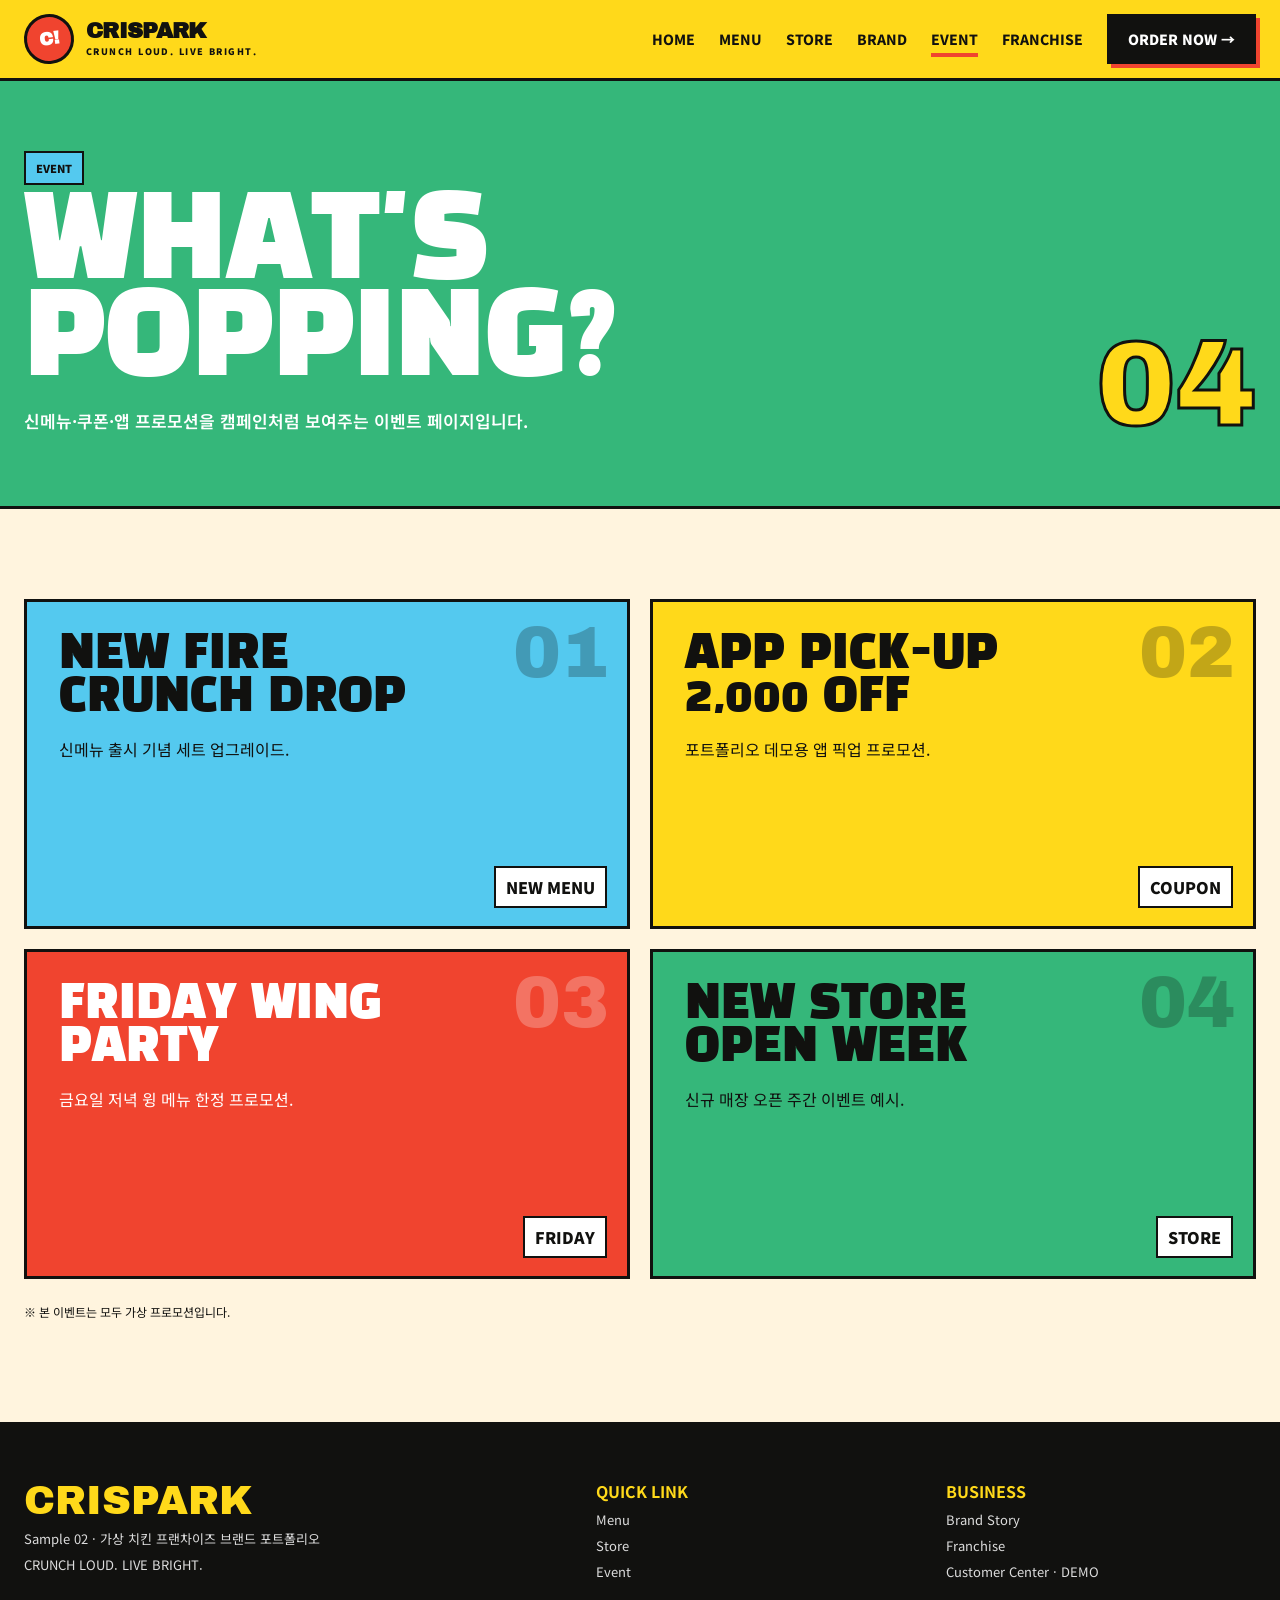
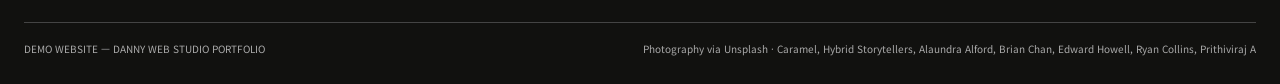
<file: events.html>
<!doctype html><html lang="ko"><head>
<meta charset="utf-8"><meta name="viewport" content="width=device-width,initial-scale=1">
<meta name="description" content="Danny Web Studio Sample 02 - 가상 프랜차이즈 브랜드 CRISPARK 반응형 홈페이지">
<title>CRISPARK Event | Sample 02</title><link rel="stylesheet" href="assets/style.css"></head><body>

<header class="site-header">
  <nav class="nav">
    <a href="index.html" class="brand">
      <span class="logo-badge">C!</span>
      <span class="brand-text">CRISPARK<small>CRUNCH LOUD. LIVE BRIGHT.</small></span>
    </a>
    <div class="nav-links"><a href="index.html" class="">HOME</a><a href="menu.html" class="">MENU</a><a href="stores.html" class="">STORE</a><a href="brand.html" class="">BRAND</a><a href="events.html" class="active">EVENT</a><a href="franchise.html" class="">FRANCHISE</a><a class="order-btn" href="menu.html">ORDER NOW →</a></div>
    <button class="mobile-toggle" aria-label="메뉴 열기"><span></span><span></span></button>
  </nav>
</header>

<main>
<section class="page-hero" style="background:#35b77a"><div class="inner"><div><span class="tag">EVENT</span><h1>WHAT'S<br>POPPING?</h1><p>신메뉴·쿠폰·앱 프로모션을 캠페인처럼 보여주는 이벤트 페이지입니다.</p></div><div class="page-number">04</div></div></section>
<section class="section">
 <div class="event-grid">
  <article class="event-card reveal"><div class="event-num">01</div><h3>NEW FIRE CRUNCH DROP</h3><p>신메뉴 출시 기념 세트 업그레이드.</p><span class="chip">NEW MENU</span></article>
  <article class="event-card reveal"><div class="event-num">02</div><h3>APP PICK-UP 2,000 OFF</h3><p>포트폴리오 데모용 앱 픽업 프로모션.</p><span class="chip">COUPON</span></article>
  <article class="event-card reveal"><div class="event-num">03</div><h3>FRIDAY WING PARTY</h3><p>금요일 저녁 윙 메뉴 한정 프로모션.</p><span class="chip">FRIDAY</span></article>
  <article class="event-card reveal"><div class="event-num">04</div><h3>NEW STORE OPEN WEEK</h3><p>신규 매장 오픈 주간 이벤트 예시.</p><span class="chip">STORE</span></article>
 </div>
 <p style="font-size:12px;margin-top:24px">※ 본 이벤트는 모두 가상 프로모션입니다.</p>
</section>
</main>

<footer class="site-footer">
  <div class="footer-grid">
    <div><div class="footer-logo">CRISPARK</div><p>Sample 02 · 가상 치킨 프랜차이즈 브랜드 포트폴리오</p><p>CRUNCH LOUD. LIVE BRIGHT.</p></div>
    <div><b>QUICK LINK</b><a href="menu.html">Menu</a><a href="stores.html">Store</a><a href="events.html">Event</a></div>
    <div><b>BUSINESS</b><a href="brand.html">Brand Story</a><a href="franchise.html">Franchise</a><p>Customer Center · DEMO</p></div>
  </div>
  <div class="footer-bottom">
    <span>DEMO WEBSITE — DANNY WEB STUDIO PORTFOLIO</span>
    <span>Photography via Unsplash · Caramel, Hybrid Storytellers, Alaundra Alford, Brian Chan, Edward Howell, Ryan Collins, Prithiviraj A</span>
  </div>
</footer>
<script src="assets/main.js"></script></body></html>
</file>
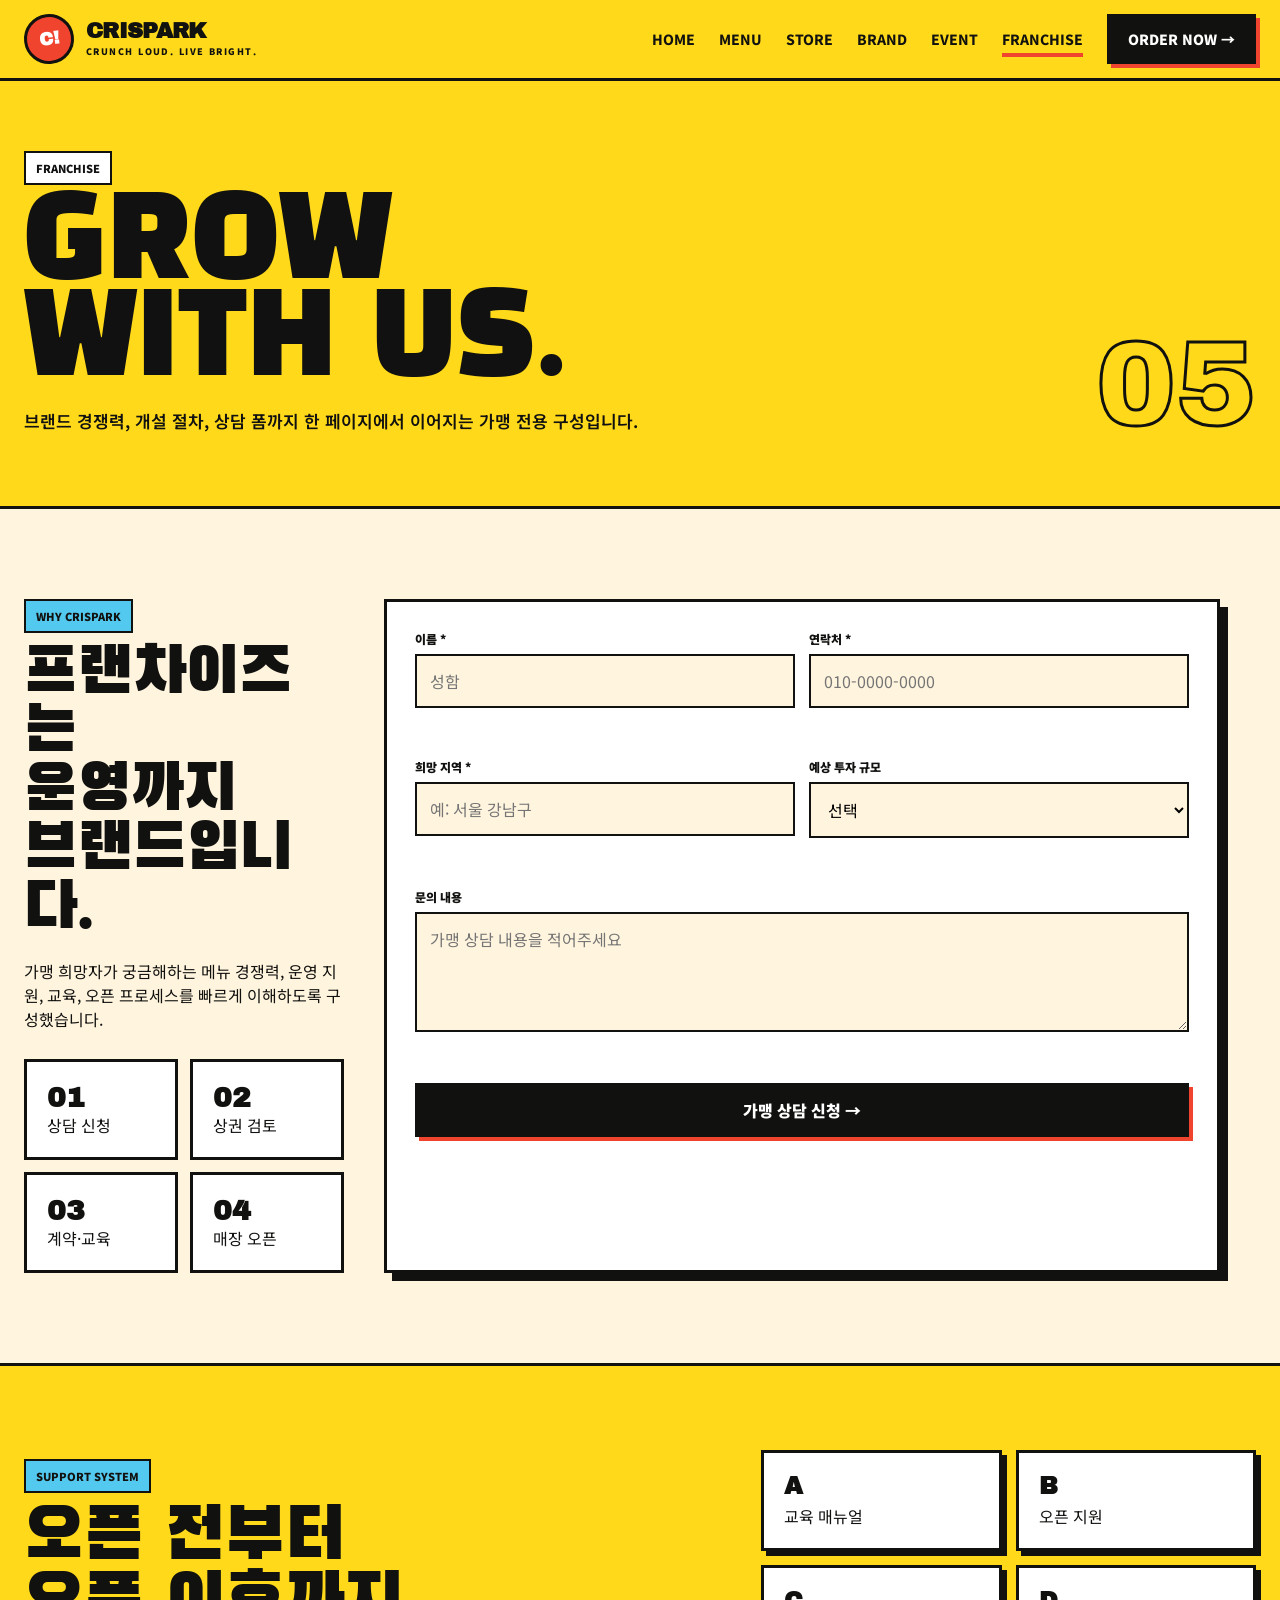
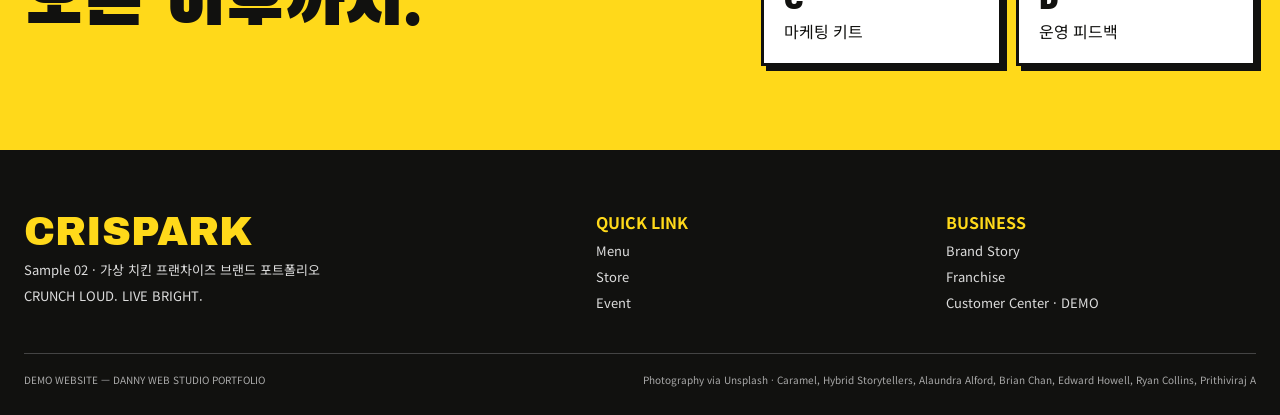
<file: franchise.html>
<!doctype html><html lang="ko"><head>
<meta charset="utf-8"><meta name="viewport" content="width=device-width,initial-scale=1">
<meta name="description" content="Danny Web Studio Sample 02 - 가상 프랜차이즈 브랜드 CRISPARK 반응형 홈페이지">
<title>CRISPARK Franchise | Sample 02</title><link rel="stylesheet" href="assets/style.css"></head><body>

<header class="site-header">
  <nav class="nav">
    <a href="index.html" class="brand">
      <span class="logo-badge">C!</span>
      <span class="brand-text">CRISPARK<small>CRUNCH LOUD. LIVE BRIGHT.</small></span>
    </a>
    <div class="nav-links"><a href="index.html" class="">HOME</a><a href="menu.html" class="">MENU</a><a href="stores.html" class="">STORE</a><a href="brand.html" class="">BRAND</a><a href="events.html" class="">EVENT</a><a href="franchise.html" class="active">FRANCHISE</a><a class="order-btn" href="menu.html">ORDER NOW →</a></div>
    <button class="mobile-toggle" aria-label="메뉴 열기"><span></span><span></span></button>
  </nav>
</header>

<main>
<section class="page-hero" style="background:#ffd91a"><div class="inner"><div style="color:#111"><span class="tag" style="background:#fff">FRANCHISE</span><h1 style="color:#111">GROW<br>WITH US.</h1><p style="color:#111">브랜드 경쟁력, 개설 절차, 상담 폼까지 한 페이지에서 이어지는 가맹 전용 구성입니다.</p></div><div class="page-number">05</div></div></section>
<section class="section">
 <div class="franchise-grid">
  <div class="franchise-copy reveal"><span class="tag">WHY CRISPARK</span><h2>프랜차이즈는<br>운영까지<br>브랜드입니다.</h2><p>가맹 희망자가 궁금해하는 메뉴 경쟁력, 운영 지원, 교육, 오픈 프로세스를 빠르게 이해하도록 구성했습니다.</p>
   <div class="steps">
    <div class="step"><strong>01</strong><br>상담 신청</div><div class="step"><strong>02</strong><br>상권 검토</div>
    <div class="step"><strong>03</strong><br>계약·교육</div><div class="step"><strong>04</strong><br>매장 오픈</div>
   </div>
  </div>
  <form data-demo-form class="reveal">
    <div class="field"><label>이름 *</label><input required placeholder="성함"></div>
    <div class="field"><label>연락처 *</label><input required placeholder="010-0000-0000"></div>
    <div class="field"><label>희망 지역 *</label><input required placeholder="예: 서울 강남구"></div>
    <div class="field"><label>예상 투자 규모</label><select><option>선택</option><option>5천만원 이하</option><option>5천만~1억원</option><option>1억원 이상</option></select></div>
    <div class="field full"><label>문의 내용</label><textarea placeholder="가맹 상담 내용을 적어주세요"></textarea></div>
    <div class="field full"><button class="btn" type="submit">가맹 상담 신청 →</button></div>
    <div class="form-status"></div>
  </form>
 </div>
</section>
<section class="franchise-banner"><div class="franchise-wrap"><div><span class="tag">SUPPORT SYSTEM</span><h2>오픈 전부터<br>오픈 이후까지.</h2></div><div class="franchise-points"><div class="franchise-point"><b>A</b>교육 매뉴얼</div><div class="franchise-point"><b>B</b>오픈 지원</div><div class="franchise-point"><b>C</b>마케팅 키트</div><div class="franchise-point"><b>D</b>운영 피드백</div></div></div></section>
</main>

<footer class="site-footer">
  <div class="footer-grid">
    <div><div class="footer-logo">CRISPARK</div><p>Sample 02 · 가상 치킨 프랜차이즈 브랜드 포트폴리오</p><p>CRUNCH LOUD. LIVE BRIGHT.</p></div>
    <div><b>QUICK LINK</b><a href="menu.html">Menu</a><a href="stores.html">Store</a><a href="events.html">Event</a></div>
    <div><b>BUSINESS</b><a href="brand.html">Brand Story</a><a href="franchise.html">Franchise</a><p>Customer Center · DEMO</p></div>
  </div>
  <div class="footer-bottom">
    <span>DEMO WEBSITE — DANNY WEB STUDIO PORTFOLIO</span>
    <span>Photography via Unsplash · Caramel, Hybrid Storytellers, Alaundra Alford, Brian Chan, Edward Howell, Ryan Collins, Prithiviraj A</span>
  </div>
</footer>
<script src="assets/main.js"></script></body></html>
</file>
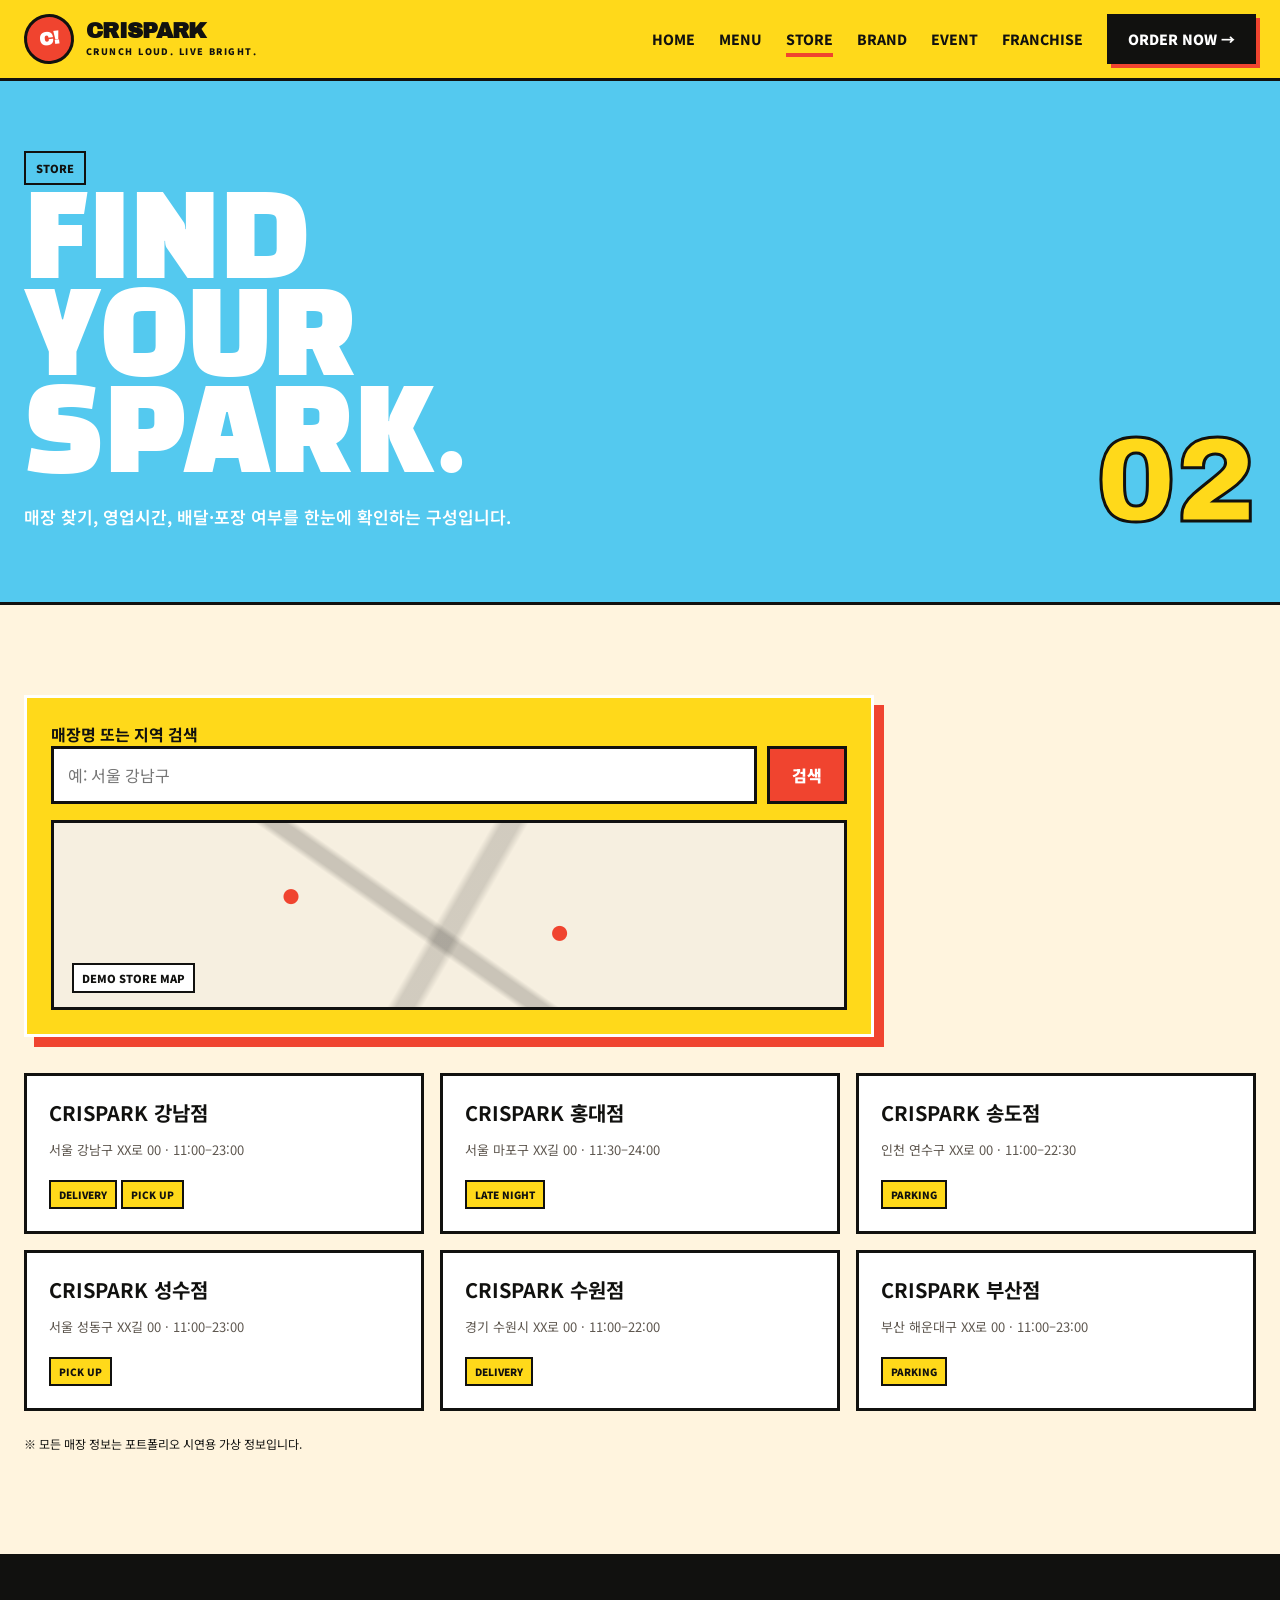
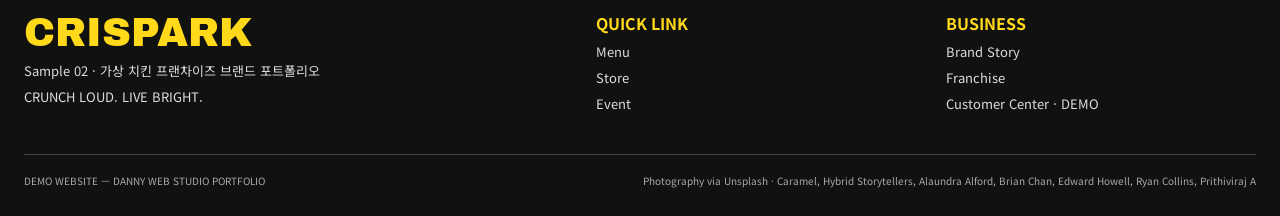
<file: stores.html>
<!doctype html><html lang="ko"><head>
<meta charset="utf-8"><meta name="viewport" content="width=device-width,initial-scale=1">
<meta name="description" content="Danny Web Studio Sample 02 - 가상 프랜차이즈 브랜드 CRISPARK 반응형 홈페이지">
<title>CRISPARK Store | Sample 02</title><link rel="stylesheet" href="assets/style.css"></head><body>

<header class="site-header">
  <nav class="nav">
    <a href="index.html" class="brand">
      <span class="logo-badge">C!</span>
      <span class="brand-text">CRISPARK<small>CRUNCH LOUD. LIVE BRIGHT.</small></span>
    </a>
    <div class="nav-links"><a href="index.html" class="">HOME</a><a href="menu.html" class="">MENU</a><a href="stores.html" class="active">STORE</a><a href="brand.html" class="">BRAND</a><a href="events.html" class="">EVENT</a><a href="franchise.html" class="">FRANCHISE</a><a class="order-btn" href="menu.html">ORDER NOW →</a></div>
    <button class="mobile-toggle" aria-label="메뉴 열기"><span></span><span></span></button>
  </nav>
</header>

<main>
<section class="page-hero" style="background:#54c9ef"><div class="inner"><div><span class="tag">STORE</span><h1>FIND<br>YOUR SPARK.</h1><p>매장 찾기, 영업시간, 배달·포장 여부를 한눈에 확인하는 구성입니다.</p></div><div class="page-number">02</div></div></section>
<section class="section">
 <div class="search-box reveal" style="max-width:850px;margin-bottom:36px"><b>매장명 또는 지역 검색</b><div class="search-row"><input placeholder="예: 서울 강남구"><button>검색</button></div><div class="fake-map"></div></div>
 <div class="store-list">
   <article class="store-card reveal"><b>CRISPARK 강남점</b><p>서울 강남구 XX로 00 · 11:00–23:00</p><span class="pill">DELIVERY</span> <span class="pill">PICK UP</span></article>
   <article class="store-card reveal"><b>CRISPARK 홍대점</b><p>서울 마포구 XX길 00 · 11:30–24:00</p><span class="pill">LATE NIGHT</span></article>
   <article class="store-card reveal"><b>CRISPARK 송도점</b><p>인천 연수구 XX로 00 · 11:00–22:30</p><span class="pill">PARKING</span></article>
   <article class="store-card reveal"><b>CRISPARK 성수점</b><p>서울 성동구 XX길 00 · 11:00–23:00</p><span class="pill">PICK UP</span></article>
   <article class="store-card reveal"><b>CRISPARK 수원점</b><p>경기 수원시 XX로 00 · 11:00–22:00</p><span class="pill">DELIVERY</span></article>
   <article class="store-card reveal"><b>CRISPARK 부산점</b><p>부산 해운대구 XX로 00 · 11:00–23:00</p><span class="pill">PARKING</span></article>
 </div>
 <p style="font-size:12px;margin-top:24px">※ 모든 매장 정보는 포트폴리오 시연용 가상 정보입니다.</p>
</section>
</main>

<footer class="site-footer">
  <div class="footer-grid">
    <div><div class="footer-logo">CRISPARK</div><p>Sample 02 · 가상 치킨 프랜차이즈 브랜드 포트폴리오</p><p>CRUNCH LOUD. LIVE BRIGHT.</p></div>
    <div><b>QUICK LINK</b><a href="menu.html">Menu</a><a href="stores.html">Store</a><a href="events.html">Event</a></div>
    <div><b>BUSINESS</b><a href="brand.html">Brand Story</a><a href="franchise.html">Franchise</a><p>Customer Center · DEMO</p></div>
  </div>
  <div class="footer-bottom">
    <span>DEMO WEBSITE — DANNY WEB STUDIO PORTFOLIO</span>
    <span>Photography via Unsplash · Caramel, Hybrid Storytellers, Alaundra Alford, Brian Chan, Edward Howell, Ryan Collins, Prithiviraj A</span>
  </div>
</footer>
<script src="assets/main.js"></script></body></html>
</file>
<file: assets/style.css>
@import url('https://fonts.googleapis.com/css2?family=Archivo+Black&family=Black+Han+Sans&family=Noto+Sans+KR:wght@400;500;700;900&display=swap');

:root{
  --yellow:#ffd91a;
  --red:#f0442f;
  --blue:#54c9ef;
  --cream:#fff4de;
  --ink:#11110f;
  --white:#fffdf8;
  --green:#35b77a;
  --line:#11110f;
  --max:1280px;
  --shadow:8px 8px 0 var(--ink);
}
*{box-sizing:border-box}
html{scroll-behavior:smooth}
body{margin:0;background:var(--cream);color:var(--ink);font-family:"Noto Sans KR",system-ui,sans-serif;overflow-x:hidden}
a{color:inherit;text-decoration:none}
img{display:block;width:100%;height:auto}
button,input,select,textarea{font:inherit}
::selection{background:var(--ink);color:var(--yellow)}
.site-header{position:sticky;top:0;z-index:1000;background:var(--yellow);border-bottom:3px solid var(--ink)}
.nav{max-width:var(--max);height:78px;margin:auto;padding:0 24px;display:flex;align-items:center;justify-content:space-between;gap:20px}
.brand{display:flex;align-items:center;gap:12px;font-weight:900}
.logo-badge{width:50px;height:50px;border:3px solid var(--ink);border-radius:50%;background:var(--red);display:grid;place-items:center;color:#fff;font-family:"Archivo Black";font-size:18px;transform:rotate(-7deg)}
.brand-text{line-height:.9;font-family:"Archivo Black";font-size:22px;letter-spacing:-.03em}
.brand-text small{display:block;font-family:"Noto Sans KR";font-size:9px;letter-spacing:.16em;margin-top:6px}
.nav-links{display:flex;align-items:center;gap:24px;font-weight:800;font-size:14px}
.nav-links a{position:relative}
.nav-links a:not(.order-btn):after{content:"";position:absolute;left:0;bottom:-8px;width:0;height:4px;background:var(--red);transition:.2s}
.nav-links a:hover:after,.nav-links a.active:after{width:100%}
.order-btn,.btn{display:inline-flex;align-items:center;justify-content:center;gap:8px;border:3px solid var(--ink);background:var(--ink);color:#fff;padding:12px 18px;font-weight:900;box-shadow:4px 4px 0 var(--red);transition:.18s;cursor:pointer}
.order-btn:hover,.btn:hover{transform:translate(-2px,-2px);box-shadow:7px 7px 0 var(--red)}
.btn.alt{background:var(--yellow);color:var(--ink);box-shadow:4px 4px 0 var(--blue)}
.btn.red{background:var(--red);box-shadow:4px 4px 0 var(--yellow)}
.mobile-toggle{display:none;background:none;border:0;padding:4px}
.mobile-toggle span{display:block;width:26px;height:3px;background:var(--ink);margin:5px 0}

.hero{max-width:var(--max);margin:30px auto 0;padding:0 24px 70px;display:grid;grid-template-columns:1.04fr .96fr;gap:28px;align-items:stretch}
.hero-copy{background:var(--yellow);border:3px solid var(--ink);padding:64px 52px;position:relative;overflow:hidden}
.hero-copy:after{content:"★";position:absolute;font-size:130px;right:-20px;bottom:-40px;color:var(--red);transform:rotate(18deg)}
.hero-kicker{font-size:12px;font-weight:900;letter-spacing:.12em;text-transform:uppercase;margin-bottom:16px}
.hero h1{font-family:"Black Han Sans";font-weight:400;font-size:clamp(64px,7vw,112px);line-height:.86;letter-spacing:-.05em;margin:0;position:relative;z-index:2}
.hero h1 span{display:block;color:var(--red);-webkit-text-stroke:2px var(--ink)}
.hero p{font-size:18px;line-height:1.7;max-width:560px;margin:28px 0;position:relative;z-index:2}
.hero-actions{display:flex;gap:14px;flex-wrap:wrap;position:relative;z-index:2}
.hero-visual{position:relative;border:3px solid var(--ink);overflow:hidden;min-height:600px;background:#ddd}
.hero-visual img{height:100%;object-fit:cover;transition:transform .7s}
.hero-visual:hover img{transform:scale(1.04)}
.hero-sticker{position:absolute;right:22px;top:22px;width:150px;height:150px;border-radius:50%;background:var(--red);border:3px solid var(--ink);color:#fff;display:grid;place-items:center;text-align:center;font-family:"Archivo Black";font-size:18px;line-height:1.05;transform:rotate(9deg);animation:bob 2.8s ease-in-out infinite}
.hero-tag{position:absolute;left:20px;bottom:20px;background:var(--blue);border:3px solid var(--ink);padding:12px 16px;font-weight:900;box-shadow:4px 4px 0 var(--ink)}
@keyframes bob{50%{transform:translateY(-8px) rotate(4deg)}}

.marquee{border-top:3px solid var(--ink);border-bottom:3px solid var(--ink);background:var(--red);color:#fff;overflow:hidden}
.marquee-track{display:flex;width:max-content;animation:marquee 22s linear infinite}
.marquee span{font-family:"Archivo Black";font-size:26px;padding:16px 20px;white-space:nowrap}
@keyframes marquee{to{transform:translateX(-50%)}}

.section{max-width:var(--max);margin:auto;padding:90px 24px}
.section-title{display:flex;align-items:end;justify-content:space-between;gap:30px;margin-bottom:34px}
.section-title h2{font-family:"Black Han Sans";font-weight:400;font-size:clamp(46px,6vw,80px);line-height:.95;margin:0;letter-spacing:-.04em}
.section-title p{max-width:520px;font-size:15px;line-height:1.7}
.tag{display:inline-block;background:var(--blue);border:2px solid var(--ink);padding:7px 10px;font-size:11px;font-weight:900;margin-bottom:12px}

.product-grid{display:grid;grid-template-columns:repeat(4,1fr);gap:18px}
.product-card{background:var(--white);border:3px solid var(--ink);position:relative;overflow:hidden;transition:.22s}
.product-card:nth-child(2n){transform:translateY(22px)}
.product-card:hover{transform:translate(-4px,-4px)!important;box-shadow:var(--shadow)}
.product-card img{height:250px;object-fit:cover;border-bottom:3px solid var(--ink)}
.product-body{padding:18px}
.product-body h3{font-size:21px;margin:0 0 7px;font-weight:900}
.product-body p{font-size:13px;line-height:1.55;margin:0 0 12px;color:#514b44}
.product-meta{display:flex;justify-content:space-between;font-weight:900}
.badge{position:absolute;top:12px;left:12px;background:var(--yellow);border:2px solid var(--ink);padding:6px 9px;font-size:10px;font-weight:900}

.promo-grid{display:grid;grid-template-columns:1.1fr .9fr;gap:20px}
.promo{border:3px solid var(--ink);min-height:420px;position:relative;overflow:hidden}
.promo.big{background:var(--blue);padding:46px}
.promo.big h3{font-family:"Black Han Sans";font-size:64px;font-weight:400;line-height:.9;margin:0 0 20px}
.promo.big p{max-width:500px;font-weight:600}
.promo.photo img{width:100%;height:100%;object-fit:cover}
.promo.photo:after{content:"";position:absolute;inset:0;background:linear-gradient(transparent 55%,rgba(0,0,0,.75))}
.promo-caption{position:absolute;left:24px;bottom:22px;color:#fff;z-index:2}
.promo-caption h3{font-family:"Archivo Black";font-size:38px;margin:0}
.stamp{position:absolute;right:24px;bottom:28px;width:130px;height:130px;border-radius:50%;display:grid;place-items:center;text-align:center;background:var(--yellow);border:3px solid var(--ink);font-family:"Archivo Black";transform:rotate(-9deg)}

.store-band{background:var(--ink);color:#fff}
.store-wrap{max-width:var(--max);margin:auto;padding:84px 24px;display:grid;grid-template-columns:.8fr 1.2fr;gap:50px;align-items:center}
.store-band h2{font-family:"Black Han Sans";font-size:70px;line-height:.94;font-weight:400;margin:0 0 18px}
.search-box{background:var(--yellow);border:3px solid #fff;padding:24px;color:var(--ink);box-shadow:10px 10px 0 var(--red)}
.search-row{display:flex;gap:10px}
.search-row input{flex:1;border:3px solid var(--ink);padding:14px;background:#fff}
.search-row button{border:3px solid var(--ink);background:var(--red);color:#fff;font-weight:900;padding:0 22px}
.fake-map{margin-top:16px;height:190px;border:3px solid var(--ink);background:
radial-gradient(circle at 30% 40%,var(--red) 0 7px,transparent 8px),
radial-gradient(circle at 64% 60%,var(--red) 0 7px,transparent 8px),
linear-gradient(35deg,transparent 44%,rgba(0,0,0,.18) 45% 47%,transparent 48%),
linear-gradient(120deg,transparent 49%,rgba(0,0,0,.15) 50% 52%,transparent 53%),#f6efe0;
position:relative}
.fake-map:before{content:"DEMO STORE MAP";position:absolute;left:18px;bottom:14px;font-size:11px;font-weight:900;background:#fff;border:2px solid var(--ink);padding:5px 8px}

.franchise-banner{background:var(--yellow);border-top:3px solid var(--ink);border-bottom:3px solid var(--ink)}
.franchise-wrap{max-width:var(--max);margin:auto;padding:84px 24px;display:grid;grid-template-columns:1fr .72fr;gap:50px;align-items:center}
.franchise-wrap h2{font-family:"Black Han Sans";font-weight:400;font-size:72px;line-height:.92;margin:0 0 20px}
.franchise-points{display:grid;grid-template-columns:1fr 1fr;gap:14px}
.franchise-point{background:#fff;border:3px solid var(--ink);padding:20px;box-shadow:5px 5px 0 var(--ink)}
.franchise-point b{font-family:"Archivo Black";font-size:24px;display:block;margin-bottom:5px}

.page-hero{border-bottom:3px solid var(--ink);background:var(--red);padding:70px 24px 56px}
.page-hero .inner{max-width:var(--max);margin:auto;display:grid;grid-template-columns:1.1fr .9fr;align-items:end;gap:30px}
.page-hero h1{font-family:"Black Han Sans";font-weight:400;font-size:clamp(68px,9vw,124px);line-height:.84;margin:0;color:#fff}
.page-hero p{color:#fff;font-weight:600;font-size:17px}
.page-number{font-family:"Archivo Black";font-size:120px;color:var(--yellow);-webkit-text-stroke:3px var(--ink);text-align:right}

.category-tabs{display:flex;gap:10px;flex-wrap:wrap;margin-bottom:28px}
.category-tabs button{border:2px solid var(--ink);background:#fff;padding:10px 15px;font-weight:900;cursor:pointer}
.category-tabs button.active,.category-tabs button:hover{background:var(--yellow)}

.menu-list{display:grid;grid-template-columns:repeat(3,1fr);gap:18px}
.menu-item{border:3px solid var(--ink);background:#fff;overflow:hidden;position:relative}
.menu-item img{height:260px;object-fit:cover;border-bottom:3px solid var(--ink)}
.menu-item-body{padding:18px}
.menu-item h3{font-size:24px;margin:0 0 6px}
.menu-item p{font-size:13px;color:#5d554c}
.menu-item footer{display:flex;justify-content:space-between;align-items:center;margin-top:14px;font-weight:900}
.hot{color:var(--red)}

.event-grid{display:grid;grid-template-columns:repeat(2,1fr);gap:20px}
.event-card{border:3px solid var(--ink);min-height:330px;padding:32px;position:relative;overflow:hidden}
.event-card:nth-child(1){background:var(--blue)}
.event-card:nth-child(2){background:var(--yellow)}
.event-card:nth-child(3){background:var(--red);color:#fff}
.event-card:nth-child(4){background:var(--green)}
.event-card h3{font-family:"Black Han Sans";font-weight:400;font-size:46px;line-height:.95;margin:0 0 14px;max-width:80%}
.event-card .event-num{position:absolute;right:18px;top:12px;font-family:"Archivo Black";font-size:72px;opacity:.25}
.event-card .chip{position:absolute;right:20px;bottom:18px;background:#fff;color:var(--ink);border:2px solid var(--ink);padding:7px 10px;font-weight:900}

.story-block{display:grid;grid-template-columns:1fr 1fr;gap:28px;align-items:center;margin-bottom:70px}
.story-block img{border:3px solid var(--ink);height:520px;object-fit:cover}
.story-copy h2{font-family:"Black Han Sans";font-size:60px;line-height:.95;font-weight:400;margin:0 0 18px}
.story-copy p{line-height:1.8}
.values{display:grid;grid-template-columns:repeat(4,1fr);gap:16px}
.value{border:3px solid var(--ink);padding:24px;background:#fff}
.value:nth-child(2){background:var(--yellow)}.value:nth-child(3){background:var(--blue)}.value:nth-child(4){background:var(--red);color:#fff}
.value b{font-family:"Archivo Black";font-size:28px;display:block;margin-bottom:10px}

.store-list{display:grid;grid-template-columns:repeat(3,1fr);gap:16px}
.store-card{border:3px solid var(--ink);background:#fff;padding:22px}
.store-card b{font-size:20px}
.store-card p{font-size:13px;color:#5e574f}
.store-card .pill{display:inline-block;margin-top:8px;background:var(--yellow);border:2px solid var(--ink);padding:5px 8px;font-size:10px;font-weight:900}

.franchise-grid{display:grid;grid-template-columns:.9fr 1.1fr;gap:40px}
.franchise-copy h2{font-family:"Black Han Sans";font-size:64px;line-height:.92;font-weight:400;margin:0 0 20px}
.steps{display:grid;grid-template-columns:1fr 1fr;gap:12px;margin-top:28px}
.step{border:3px solid var(--ink);padding:20px;background:#fff}
.step strong{font-family:"Archivo Black";font-size:28px}
form{display:grid;grid-template-columns:1fr 1fr;gap:14px;background:#fff;border:3px solid var(--ink);padding:28px;box-shadow:var(--shadow)}
.field{display:flex;flex-direction:column;gap:7px}
.field.full{grid-column:1/-1}
label{font-size:12px;font-weight:900}
input,select,textarea{border:2px solid var(--ink);background:var(--cream);padding:13px}
textarea{min-height:120px;resize:vertical}
.form-status{grid-column:1/-1;min-height:18px;font-size:13px;font-weight:700;color:var(--red)}

footer.site-footer{background:var(--ink);color:#fff;border-top:3px solid var(--ink);padding:54px 24px 28px}
.footer-grid{max-width:var(--max);margin:auto;display:grid;grid-template-columns:1.2fr .7fr .7fr;gap:40px}
.footer-logo{font-family:"Archivo Black";font-size:40px;color:var(--yellow)}
.footer-grid a,.footer-grid p{display:block;color:#ddd;font-size:13px;margin:7px 0}
.footer-grid b{color:var(--yellow)}
.footer-bottom{max-width:var(--max);margin:34px auto 0;padding-top:18px;border-top:1px solid #444;display:flex;justify-content:space-between;gap:20px;font-size:10px;color:#aaa}

.reveal{opacity:0;transform:translateY(24px) rotate(.2deg);transition:.65s ease}
.reveal.visible{opacity:1;transform:none}
.wiggle:hover{animation:wiggle .35s ease}
@keyframes wiggle{25%{transform:rotate(-2deg)}75%{transform:rotate(2deg)}}

@media(max-width:980px){
 .nav{height:68px}.nav-links{position:fixed;top:68px;left:0;right:0;background:var(--yellow);border-bottom:3px solid var(--ink);display:none;flex-direction:column;align-items:flex-start;padding:24px}.nav-links.open{display:flex}.mobile-toggle{display:block}
 .hero{grid-template-columns:1fr;margin-top:18px}.hero-copy{padding:52px 28px}.hero-visual{min-height:520px}
 .section-title{display:block}.section-title p{margin-top:16px}
 .product-grid{grid-template-columns:1fr 1fr}.product-card:nth-child(2n){transform:none}
 .promo-grid,.store-wrap,.franchise-wrap,.page-hero .inner,.story-block,.franchise-grid{grid-template-columns:1fr}
 .page-number{text-align:left;font-size:80px}
 .menu-list,.store-list{grid-template-columns:1fr 1fr}
 .values{grid-template-columns:1fr 1fr}
}
@media(max-width:640px){
 .brand-text{font-size:18px}.logo-badge{width:42px;height:42px}
 .hero{padding:0 14px 50px}.hero-copy{padding:38px 20px}.hero h1{font-size:58px}.hero p{font-size:15px}.hero-actions{display:grid}.btn{width:100%}
 .hero-visual{min-height:440px}.hero-sticker{width:112px;height:112px;font-size:14px}
 .section{padding:66px 16px}.section-title h2{font-size:46px}
 .product-grid,.menu-list,.store-list,.values,.event-grid{grid-template-columns:1fr}
 .promo.big{padding:28px}.promo.big h3{font-size:48px}
 .store-wrap,.franchise-wrap{padding:60px 16px}.store-band h2,.franchise-wrap h2,.franchise-copy h2{font-size:48px}
 .search-row{display:grid}
 .franchise-points,.steps,form{grid-template-columns:1fr}
 .field.full{grid-column:auto}
 .story-block img{height:390px}
 .story-copy h2{font-size:46px}
 .footer-grid{grid-template-columns:1fr}
 .footer-bottom{flex-direction:column}
}
</file>
